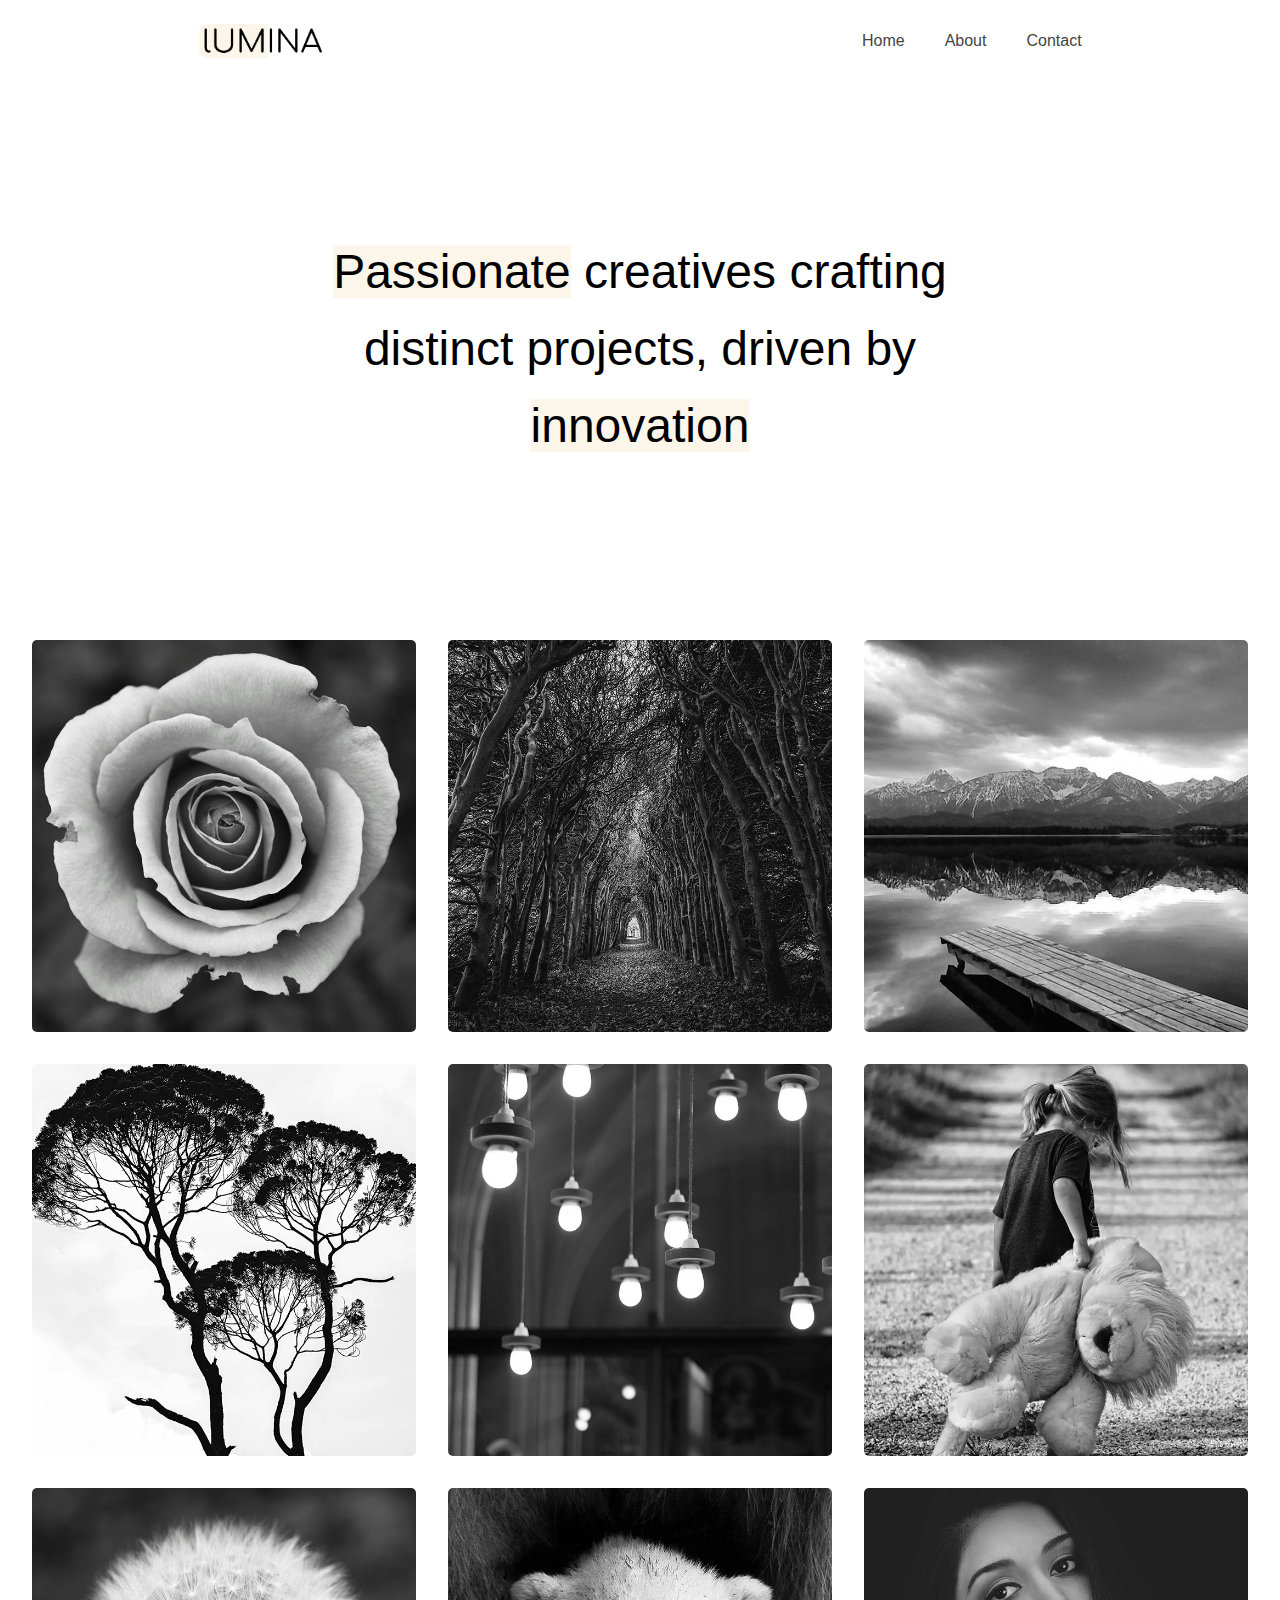
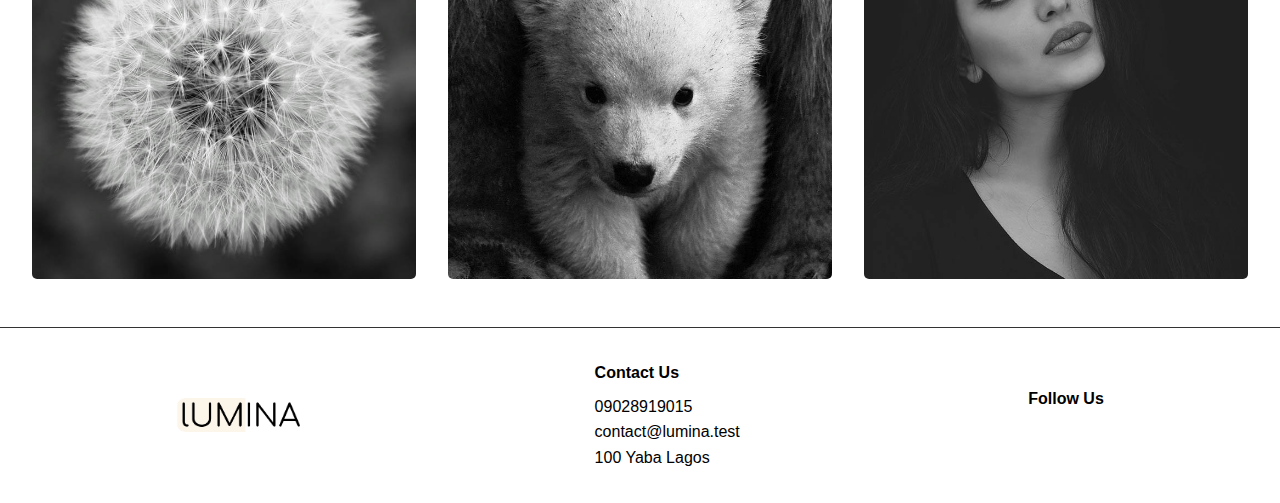
<file: index.html>
<!DOCTYPE html>
<html lang="en">
<head>
    <meta charset="UTF-8">
    <meta name="viewport" content="width=device-width, initial-scale=1.0">
    <link rel="stylesheet" href="https://cdnjs.cloudflare.com/ajax/libs/font-awesome/6.7.1/css/all.min.css" integrity="sha512-5Hs3dF2AEPkpNAR7UiOHba+lRSJNeM2ECkwxUIxC1Q/FLycGTbNapWXB4tP889k5T5Ju8fs4b1P5z/iB4nMfSQ==" crossorigin="anonymous" referrerpolicy="no-referrer" />
    <link rel="preconnect" href="https://fonts.googleapis.com">
    <link rel="preconnect" href="https://fonts.gstatic.com" crossorigin>
    <link href="https://fonts.googleapis.com/css2?family=Open+Sans:ital,wght@0,300..800;1,300..800&family=Poppins:wght@300;400;500;600;700&display=swap" rel="stylesheet">
    <link rel="stylesheet" href="css/styles.css">
    <link rel="icon" href="./img/images/favicon.ico">
    <title>Lumina Creative</title>
</head>
<body>
   <header>
     <div class="container header-container">
      <img src="./img/images/logo.png" alt="Lumina Logo" class="logo">
      <nav class="navbar-flex">
         <ul class="navbar-flex">
            <li><a href="index.html">Home</a></li>
            <li><a href="about.html">About</a></li>
            <li><a href="contact.html">Contact</a></li>
         </ul>
      </nav>
     </div>
   </header>
   <section class="hero">
      <div class="container">
         <h1 class="hero-title">
            <span>Passionate</span> creatives crafting distinct projects, driven by <span>innovation</span>
         </h1>
      </div>
   </section>

   <section class="gallery">
      <div class="gallery-container">
         <div class="gallery-grid">
            <div><img src="./img/images/portfolio1.jpg" alt="image1" class="image"></div>
            <div><img src="./img/images/portfolio2.jpg" alt="image2" class="image"></div>
            <div><img src="./img/images/portfolio3.jpg" alt="image3" class="image"></div>
            <div><img src="./img/images/portfolio4.jpg" alt="image4" class="image"></div>
            <div><img src="./img/images/portfolio5.jpg" alt="image5" class="image"></div>
            <div><img src="./img/images/portfolio6.jpg" alt="image6" class="image"></div>
            <div><img src="./img/images/portfolio7.jpg" alt="image7" class="image"></div>
            <div><img src="./img/images/portfolio8.jpg" alt="image8" class="image"></div>
            <div class="img-lst-child"><img src="./img/images/portfolio9.jpg" alt="image9" class="image image9"></div>
         </div>
      </div>
   </section>
   <footer>
      <div class="footer-container">
         <div class="footer-flex">
            <img src="./img/images/logo.png" alt="Lumina logo" class="logo">
            <div class="footer-contact">
               <h4>Contact Us</h4>
               <p>09028919015</p>
               <p>contact@lumina.test</p>
               <p>100 Yaba Lagos</p>
            </div>
            <div class="footer-socials">
               <h4>Follow Us</h4>
               <div class="social-flex">
                  <i class="fa-brands fa-facebook fa-2x"></i>
                  <i class="fa-brands fa-twitter fa-2x"></i>
                  <i class="fa-brands fa-instagram fa-2x"></i>
                  <i class="fa-brands fa-pinterest fa-2x"></i>
                  <i class="fa-brands fa-youtube fa-2x"></i>
               </div>
            </div>
         </div>
      </div>
   </footer>
</body>
</html>
</file>
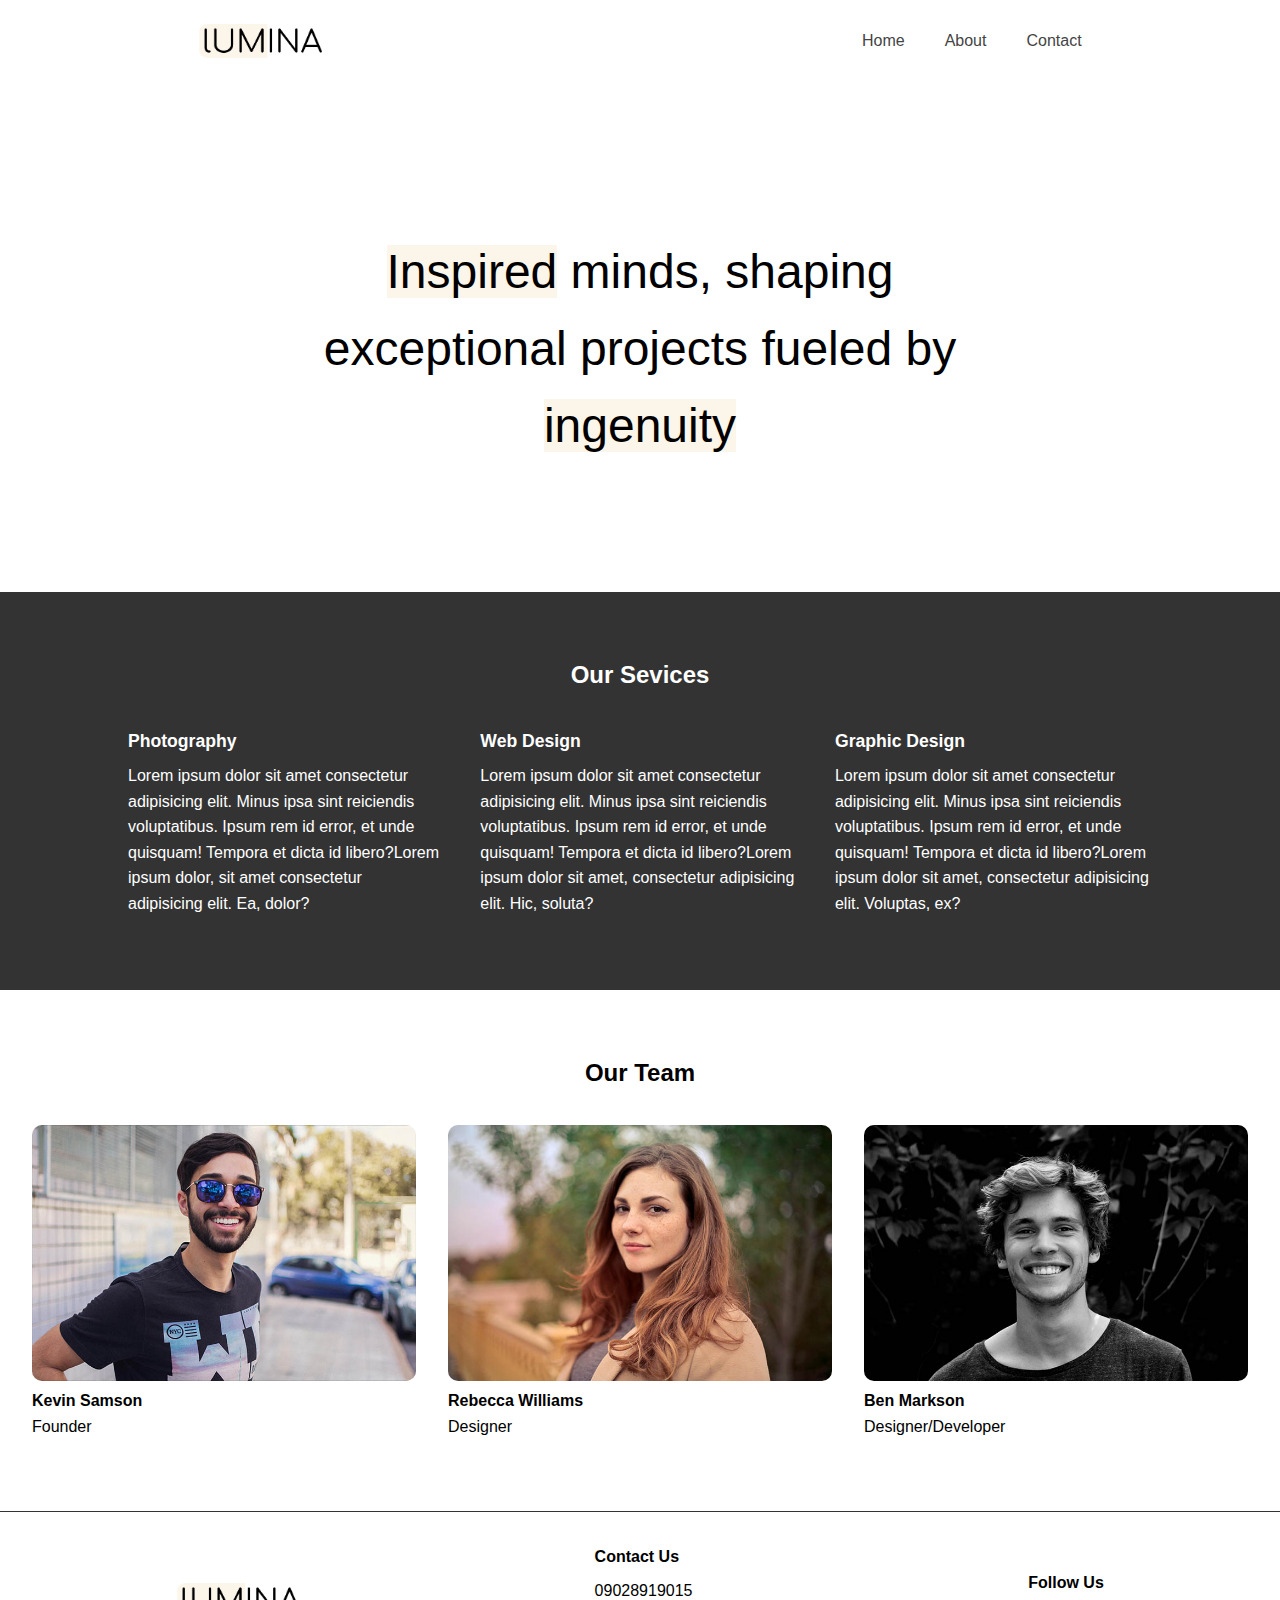
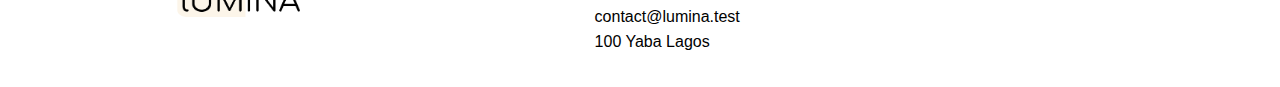
<file: about.html>
<!DOCTYPE html>
<html lang="en">
<head>
    <meta charset="UTF-8">
    <meta name="viewport" content="width=device-width, initial-scale=1.0">
    <link rel="stylesheet" href="https://cdnjs.cloudflare.com/ajax/libs/font-awesome/6.7.1/css/all.min.css" integrity="sha512-5Hs3dF2AEPkpNAR7UiOHba+lRSJNeM2ECkwxUIxC1Q/FLycGTbNapWXB4tP889k5T5Ju8fs4b1P5z/iB4nMfSQ==" crossorigin="anonymous" referrerpolicy="no-referrer" />
    <link rel="preconnect" href="https://fonts.googleapis.com">
    <link rel="preconnect" href="https://fonts.gstatic.com" crossorigin>
    <link href="https://fonts.googleapis.com/css2?family=Open+Sans:ital,wght@0,300..800;1,300..800&family=Poppins:wght@300;400;500;600;700&display=swap" rel="stylesheet">
    <link rel="stylesheet" href="css/styles.css">
    <title>Lumina Creative</title>
</head>
<body>
   <header>
     <div class="container header-container">
      <img src="./img/images/logo.png" alt="Lumina Logo" class="logo">
      <nav class="navbar-flex">
         <ul>
            <li><a href="index.html">Home</a></li>
         </ul>
         <ul class="navbar-flex">
            <li><a href="about.html">About</a></li>
         </ul>
         <ul class="navbar-flex">
            <li><a href="contact.html">Contact</a></li>
         </ul>
      </nav>
     </div>
   </header>
   <section class="hero">
      <div class="container">
         <h1 class="hero-title">
            <span>Inspired</span> minds, shaping exceptional projects fueled by <span>ingenuity</span>
         </h1>
      </div>
   </section>
   <!-- Services -->
   <section class="service">
    <div class="service-container">
        <h3>Our Sevices</h3>
        <div class="service-flex">
            <div class="item">
                <h4>Photography</h4>
                <p>Lorem ipsum dolor sit amet consectetur adipisicing elit. Minus ipsa sint reiciendis voluptatibus. Ipsum rem id error, et unde quisquam! Tempora et dicta id libero?Lorem ipsum dolor, sit amet consectetur adipisicing elit. Ea, dolor?</p>
            </div>
            <div class="item">
                <h4>Web Design</h4>
                <p>Lorem ipsum dolor sit amet consectetur adipisicing elit. Minus ipsa sint reiciendis voluptatibus. Ipsum rem id error, et unde quisquam! Tempora et dicta id libero?Lorem ipsum dolor sit amet, consectetur adipisicing elit. Hic, soluta?</p>
            </div>
            <div class="item">
                <h4>Graphic Design</h4>
                <p>Lorem ipsum dolor sit amet consectetur adipisicing elit. Minus ipsa sint reiciendis voluptatibus. Ipsum rem id error, et unde quisquam! Tempora et dicta id libero?Lorem ipsum dolor sit amet, consectetur adipisicing elit. Voluptas, ex?</p>
            </div>
        </div>
    </div>
   </section>

   <section class="team">
    <div class="team-container">
        <h3 class="team-heading">Our Team</h3>
        <div class="team-grid">
            <div><img src="./img/images/team1.jpg" alt="image" class="team-image">
                <h4> Kevin Samson</h4> 
                <p>Founder</p>
         </div>
            <div><img src="./img/images/team2.jpg" alt="image" class="team-image">
                <h4>Rebecca Williams</h4> 
                <p>Designer</p>
         </div>
            <div><img src="./img/images/team3.jpg" alt="image" class="team-image">
                <h4>Ben Markson</h4> 
                <p>Designer/Developer</p>
         </div>
    </div>
    </div>
   </section>
   
   <footer>
      <div class="footer-container">
         <div class="footer-flex">
            <img src="./img/images/logo.png" alt="Lumina logo" class="logo">
            <div class="footer-contact">
               <h4>Contact Us</h4>
               <p>09028919015</p>
               <p>contact@lumina.test</p>
               <p>100 Yaba Lagos</p>
            </div>
            <div class="footer-socials">
               <h4>Follow Us</h4>
               <div class="social-flex">
                  <i class="fa-brands fa-facebook fa-2x"></i>
                  <i class="fa-brands fa-twitter fa-2x"></i>
                  <i class="fa-brands fa-instagram fa-2x"></i>
                  <i class="fa-brands fa-pinterest fa-2x"></i>
                  <i class="fa-brands fa-youtube fa-2x"></i>
               </div>
            </div>
         </div>
      </div>
   </footer>
</body>
</html>
</file>
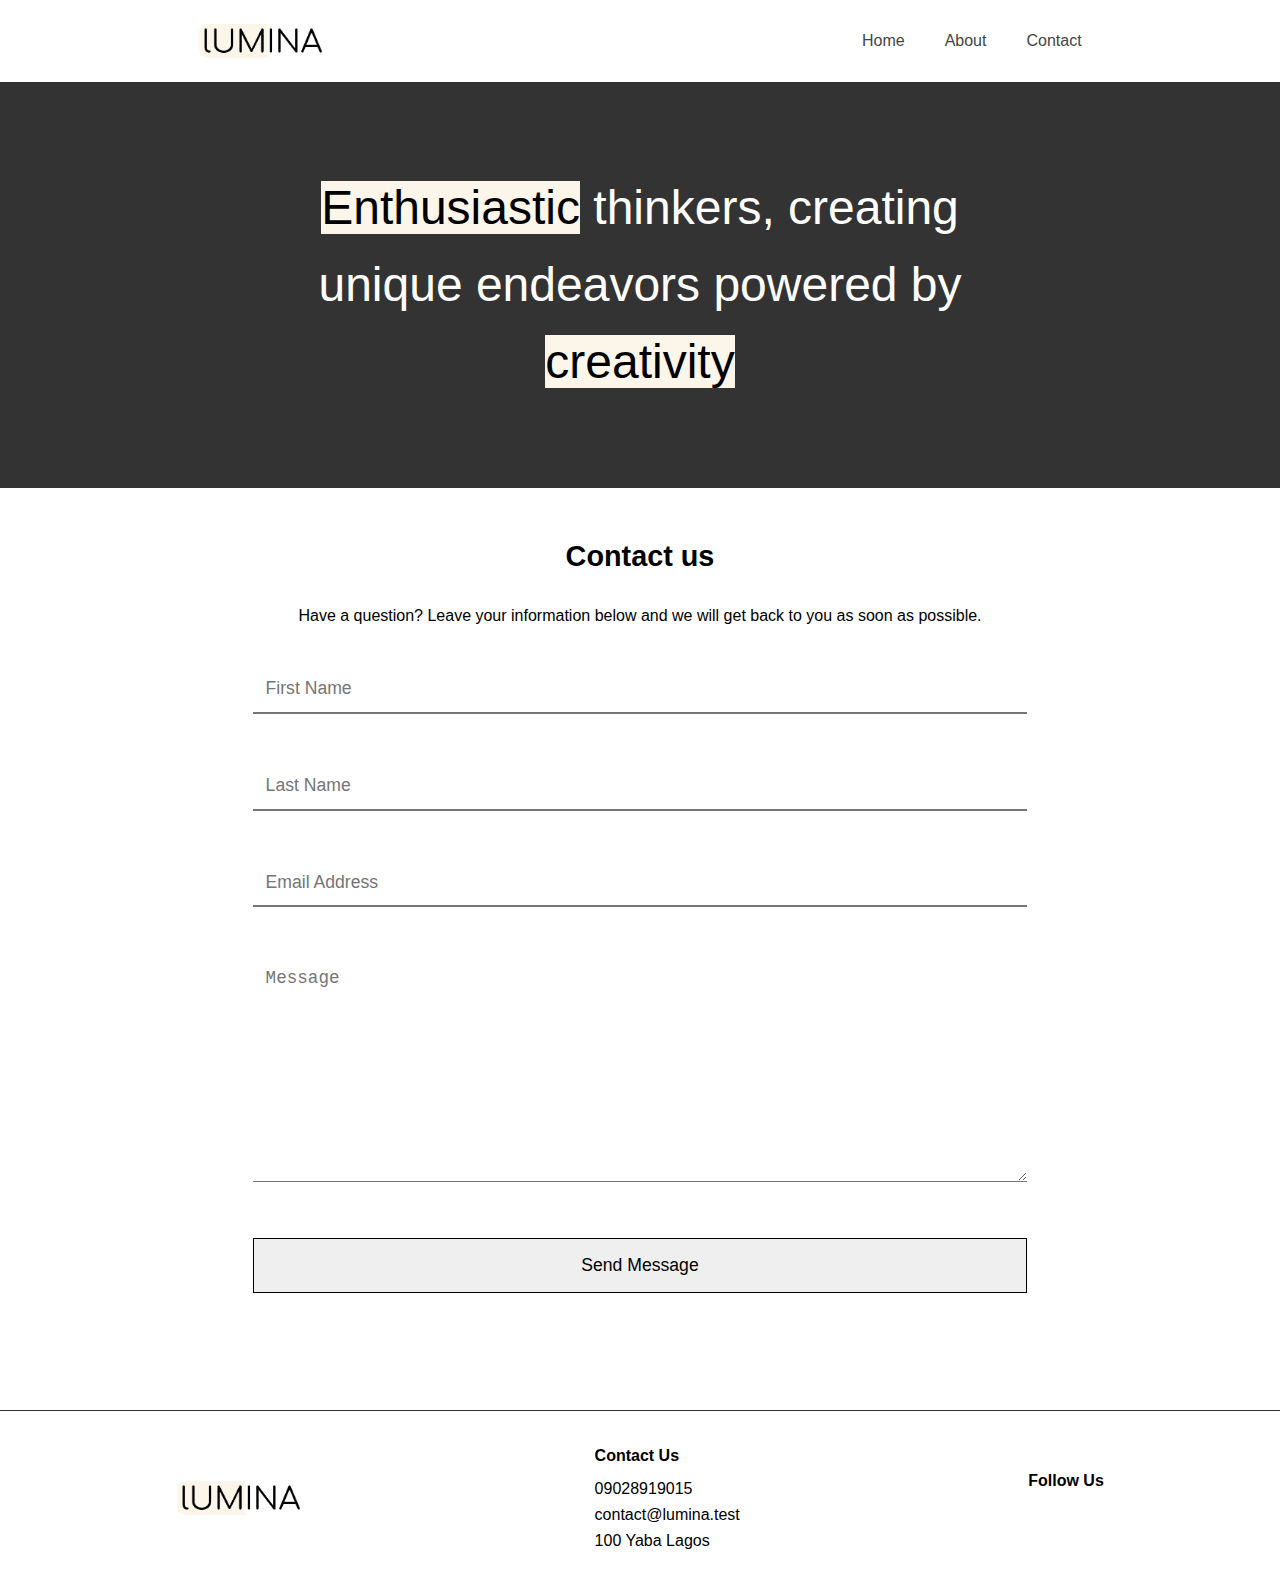
<file: contact.html>
<!DOCTYPE html>
<html lang="en">
<head>
    <meta charset="UTF-8">
    <meta name="viewport" content="width=device-width, initial-scale=1.0">
    <link rel="stylesheet" href="https://cdnjs.cloudflare.com/ajax/libs/font-awesome/6.7.1/css/all.min.css" integrity="sha512-5Hs3dF2AEPkpNAR7UiOHba+lRSJNeM2ECkwxUIxC1Q/FLycGTbNapWXB4tP889k5T5Ju8fs4b1P5z/iB4nMfSQ==" crossorigin="anonymous" referrerpolicy="no-referrer" />
    <link rel="preconnect" href="https://fonts.googleapis.com">
    <link rel="preconnect" href="https://fonts.gstatic.com" crossorigin>
    <link href="https://fonts.googleapis.com/css2?family=Open+Sans:ital,wght@0,300..800;1,300..800&family=Poppins:wght@300;400;500;600;700&display=swap" rel="stylesheet">
    <link rel="stylesheet" href="css/styles.css">
    <title>Lumina Creative</title>
</head>
<body>
   <header>
     <div class="container header-container">
      <img src="./img/images/logo.png" alt="Lumina Logo" class="logo">
      <nav class="navbar-flex">
         <ul>
            <li><a href="index.html">Home</a></li>
         </ul>
         <ul class="navbar-flex">
            <li><a href="about.html">About</a></li>
         </ul>
         <ul class="navbar-flex">
            <li><a href="contact.html">Contact</a></li>
         </ul>
      </nav>
     </div>
   </header>
   <section class="contact-hero">
    <div class="container">
       <h1 class="contact-hero-title">
          <span>Enthusiastic</span> thinkers, creating unique endeavors powered by <span>creativity</span>
       </h1>
    </div>
 </section>

 <section class="contact">
    <div class="contact-container">
        <h3 class="contact-heading">Contact us</h3>
        <p class="contact-description">Have a question? Leave your information below and we will get back to you as soon as possible.</p>
        <form id="form-inputs">
            <div class="form-input"><input type="text" name="name" id="name" placeholder="First Name"></div>
             <div class="form-input"><input type="text" name="last-name" id="last-name" placeholder="Last Name"></div>
             <div class="form-input"><input type="email" name="email" id="email" placeholder="Email Address"></div>
             <div class="form-input"><textarea name="Message" id="" cols="30" rows="10" placeholder="Message"></textarea></div>
             <div class="form-input"><input type="submit" value="Send Message" class="btn"></div>
        </form>
        
    </div>
 </section>
   
   <footer>
      <div class="footer-container">
         <div class="footer-flex">
            <img src="./img/images/logo.png" alt="Lumina logo" class="logo">
            <div class="footer-contact">
               <h4>Contact Us</h4>
               <p>09028919015</p>
               <p>contact@lumina.test</p>
               <p>100 Yaba Lagos</p>
            </div>
            <div class="footer-socials">
               <h4>Follow Us</h4>
               <div class="social-flex">
                  <i class="fa-brands fa-facebook fa-2x"></i>
                  <i class="fa-brands fa-twitter fa-2x"></i>
                  <i class="fa-brands fa-instagram fa-2x"></i>
                  <i class="fa-brands fa-pinterest fa-2x"></i>
                  <i class="fa-brands fa-youtube fa-2x"></i>
               </div>
            </div>
         </div>
      </div>
   </footer>
</body>
</html>
</file>
<file: css/styles.css>
* {
    margin: 0;
    padding: 0;
    box-sizing: border-box;
}

body {
    font-family: 'open-sans', sans-serif;
    line-height: 1.6;
}

:root {
    --primary-color: #fcf5e9;
    --dark-color: #333;
    --container-normal: 1100px;
    --container-wide: 1400px;
    --container-narrow: 900px;
  }

  img {
    max-width: 100%;
  }

  ul {
    list-style: none;
  }

  .container {
    width: 69%;
    margin: 1.5rem auto;
  }

  .header-container {
    display: flex;
    justify-content: space-between;
    align-items: center;
    text-align: center;
  }

  .logo {
    width: 130px;
  }

  .navbar-flex {
    display: flex;
    gap: 2.5rem;
    justify-content: space-around;
  }

  ul li a {
    text-decoration: none;
    color: #444;
  }

  ul li a:hover {
    background-color: var(--primary-color);
   text-decoration: underline;
  }
   

  .hero {
    margin-top: 11rem;
  }

  .hero-title {
    margin: 0 auto;
    font-size: 3rem;
    font-weight: 300;
    max-width: 100%;
    width: 80%;
    text-align: center;
  }

   .hero-title span { 
    background-color: var(--primary-color);
  }

  .contact-hero-title span {
    background-color: var(--primary-color);
    color: #000;
  }
  

  .gallery .gallery-container {
    width: 95%;
    margin: 11rem auto 3rem;
  }

  .gallery-grid img {
    max-width: 100%;
    width: 100%;
    height: 100%;
  }

  .gallery-grid {
    display: grid;
    grid-template-columns: repeat(3, 1fr);
    gap: 2rem;;
  }

  .gallery-grid .image {
   border-radius: 5px;
  }

  .gallery-grid .image:hover {
    cursor: pointer;
    opacity: 0.7;
  }

 footer {
    border-top: 1px solid #333;
 }

 .footer-container {
    max-width: 100%;
    width: 95%;
    margin: 2rem auto;
 }

 .footer-flex {
    display: flex;
    justify-content: space-around;
    align-items: center;
    text-align: center;
 }

 .footer-contact,
 .footer-socials {
    text-align: left;
 }

 .footer-contact h4,
 .footer-socials h4 {
    margin-bottom: 0.5rem;
 }

 .footer-socials i {
    padding: 0 0.2rem;
 }

 .footer-socials i:hover {
    cursor: pointer;
 }

 /* Services */
 .service {
    margin-top: 8rem;
    background-color: var(--dark-color);
    color: #fff;
 }

 .service, .service-container {
    width: 100%;
    padding: 2rem 4rem 2.3rem;
    text-align: center;
 }

 .service .service-flex {
    display: flex;
    justify-content: space-around;
    align-items: center;
    text-align: center;
    gap: 2.5rem;
 }

 .service-container h3 {
    font-size: 1.5rem;
    margin-bottom: 2rem;
 }

 .service-container h4 {
    font-size: 1.1rem;
    margin-bottom: 0.5rem;
 }

 .service-flex .item {
    text-align: left;
 }
 
 /* Team */
 .team {
    width: 100%;
    margin: 3rem auto;
 }
 .team-container {
    padding: 1rem 2rem 1.5rem;
    text-align: center;
 }

 .team-grid .team-image, img {
    max-width: 100%;
    width: 500px;
    border-radius: 10px;
 }

 .team-grid {
    display: grid;
    grid-template-columns: repeat(3, 1fr);
    gap: 2rem;
 }

 .team-heading {
    margin-bottom: 2rem;
    font-size: 1.5rem;
 }

 .team-grid, .team-image img h4,
 .team-grid, .team-image img p {
    text-align: left;
 }

 /* çontact */
 .contact-hero {
    background-color: var(--dark-color);
    color: #fff;
    padding: 4rem 2rem;
 }

 .contact-hero-title {
    margin: 0 auto;
    font-size: 3rem;
    font-weight: 300;
    max-width: 100%;
    width: 90%;
    text-align: center;
  }

  .contact {
    padding: 2.8rem;
  }

  .contact-container {
    max-width: 100%;
    width: 800px;
    margin: 0 auto;
    text-align: center;
  }

  .contact-heading {
    margin-bottom: 1.5rem;
    font-size: 1.8rem;
  }

  .contact-description {
    margin-bottom: 1.5rem;
  }

  #form-inputs {
    max-width: 100%;
    width: 800px;
    margin-top: 1rem;
  }

 .form-input, input,
 .form-input, textarea {
    width: 100%;
    margin-bottom: 0.7rem;
    font-size: 1.1rem;
    padding: 0.8rem;
    border-top: none;
    border-left: none;
    border-right: none;
    outline: none;
  }

  .form-input .btn {
    border: 1px solid #000;
    padding: 1rem 0;
    margin-bottom: 3rem;
  }

  .form-input .btn:hover {
    background: #000;
    color: #fff;
    cursor: pointer;
    border: none;
  }

  /* Media Queries */
  @media (max-width: 992px) {
    .header-container {
      flex-direction: column;
    }

    .logo {
      margin-bottom: 2rem;
    }


   .hero {
    margin-top: 8rem;
   }
  
    .hero-title {
     font-size: 1.7rem;
     font-weight: 300;
     max-width: 100%;
     width: 100%;
    }

    .gallery .gallery-container {
      width: 95%;
      margin: 8rem auto 3rem;
    }

    .gallery-grid {
      grid-template-columns: repeat(2, 1fr);
    }

    .service, .service-container {
      padding: 1rem 0.8rem;
    }

    .service .service-flex {
      flex-direction: column;
      justify-content: center;
      align-items: center;
      text-align: center;
   }


    .footer-flex {
      flex-direction: column;
    }

    .footer-contact,
    .footer-socials {
    text-align: center;
   }

   .footer-contact {
    margin-bottom: 1.5rem;
   }

    /* Team */
    .team-grid {
     grid-template-columns: 1fr;
    }

    .team-grid .team-image, img {
    max-width: 100%;
     width: 100%;
    }
   }

   @media (max-width: 768px) {
    .contact-hero {
      padding: 5rem 0.5rem;
    }

    .contact {
      padding: 2rem;
    }

    .contact-hero-title {
      margin: 0 auto;
      padding: 0;
      font-size: 1.6rem;
      font-weight: 300;
      max-width: 100%;
      width: 100%;
      text-align: center;
    }

    .img-lst-child, .image9 {
      width: 100%;
      margin-left: 27%;
    }
   }

   @media (max-width: 578px) {
    .gallery {
      padding: 1rem;
    }
    .gallery .gallery-container {
      margin-top: 5rem;
    }
    /* About */
    .service {
      padding: 1.5rem 0.1rem;
      margin: 7rem auto;
    }

    /* Team */
    .team {
    margin: 0 auto 2.5rem;
    padding-top: 0;
    }

    .team-container {
     margin-top: 0;
    }

    .team-heading {
      margin-top: 0;
      padding-top: 0;
    }

    .contact-hero {
      padding: 2.5rem 0.5rem;
    }

    .contact-hero-title {
      margin: 0 auto;
      padding: 0;
      font-size: 1.6rem;
      font-weight: 300;
      max-width: 100%;
      width: 100%;
      text-align: center;
    }
   }
</file>
